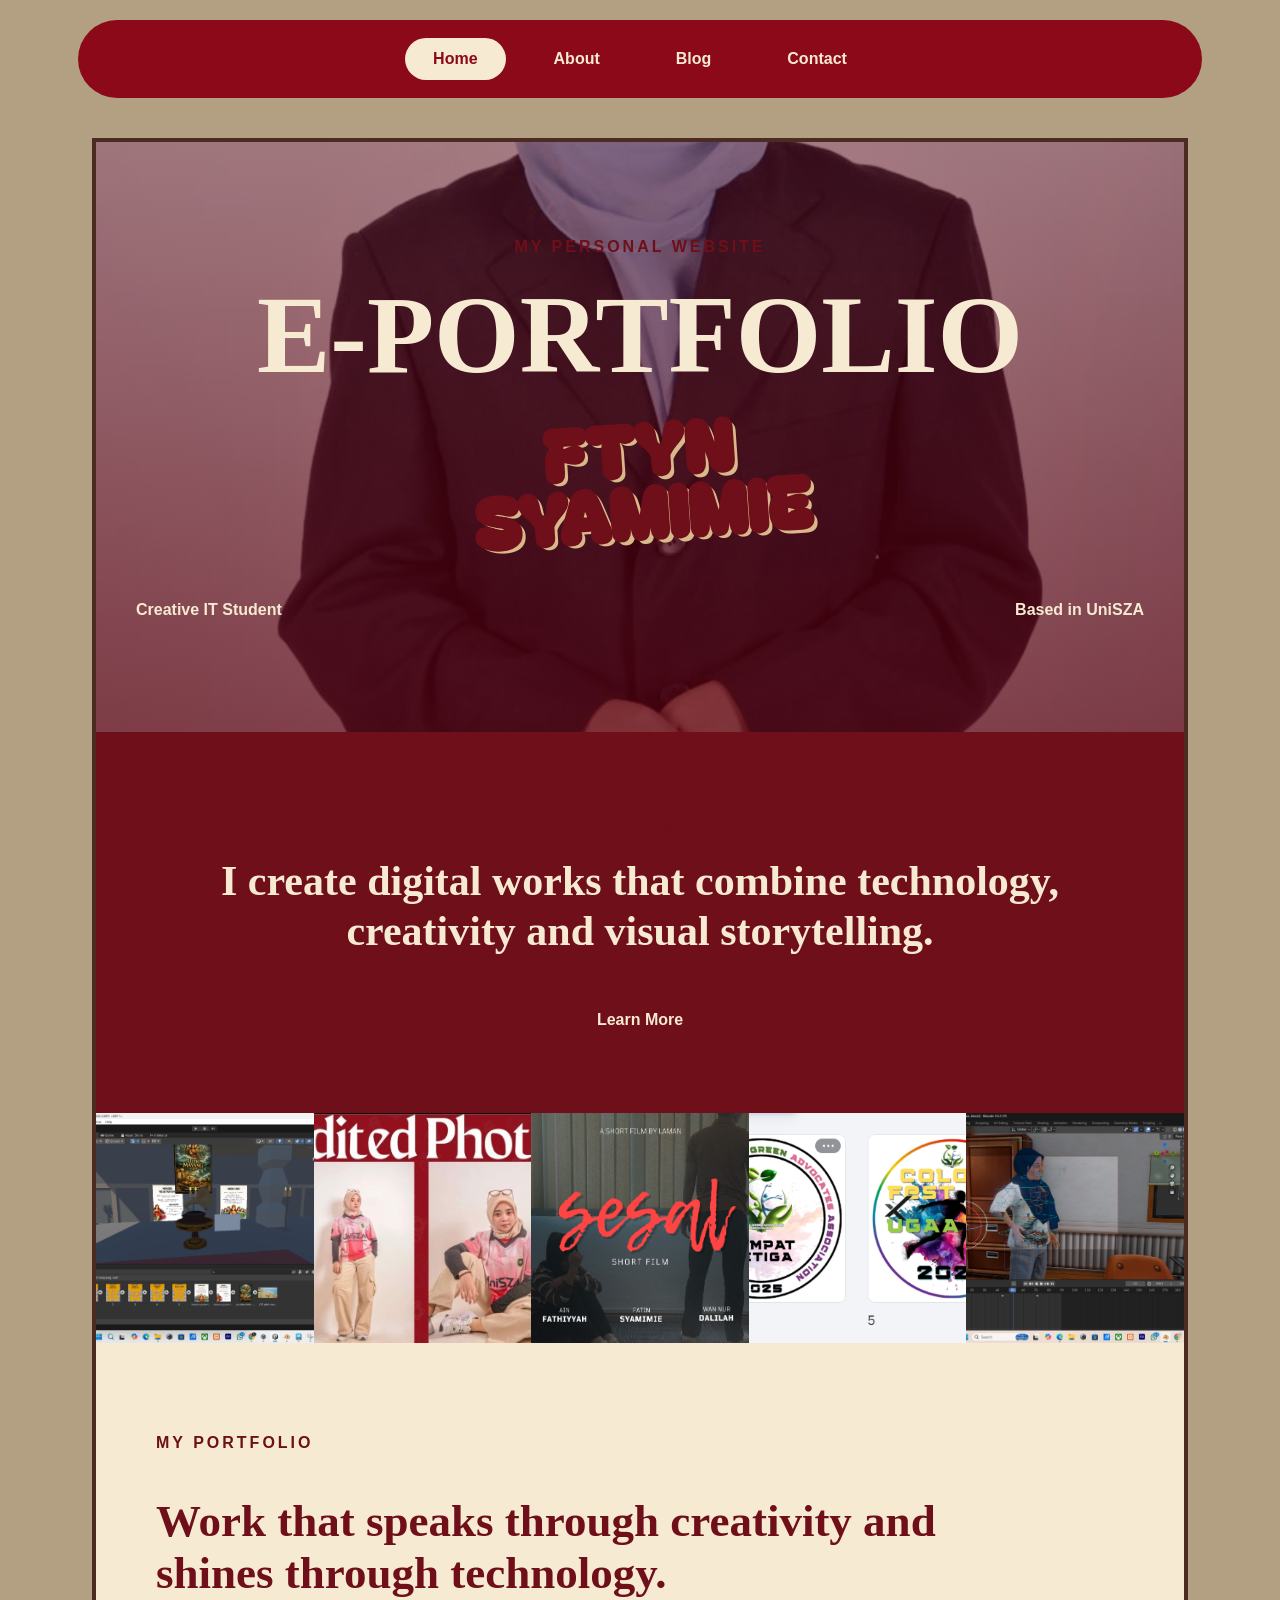
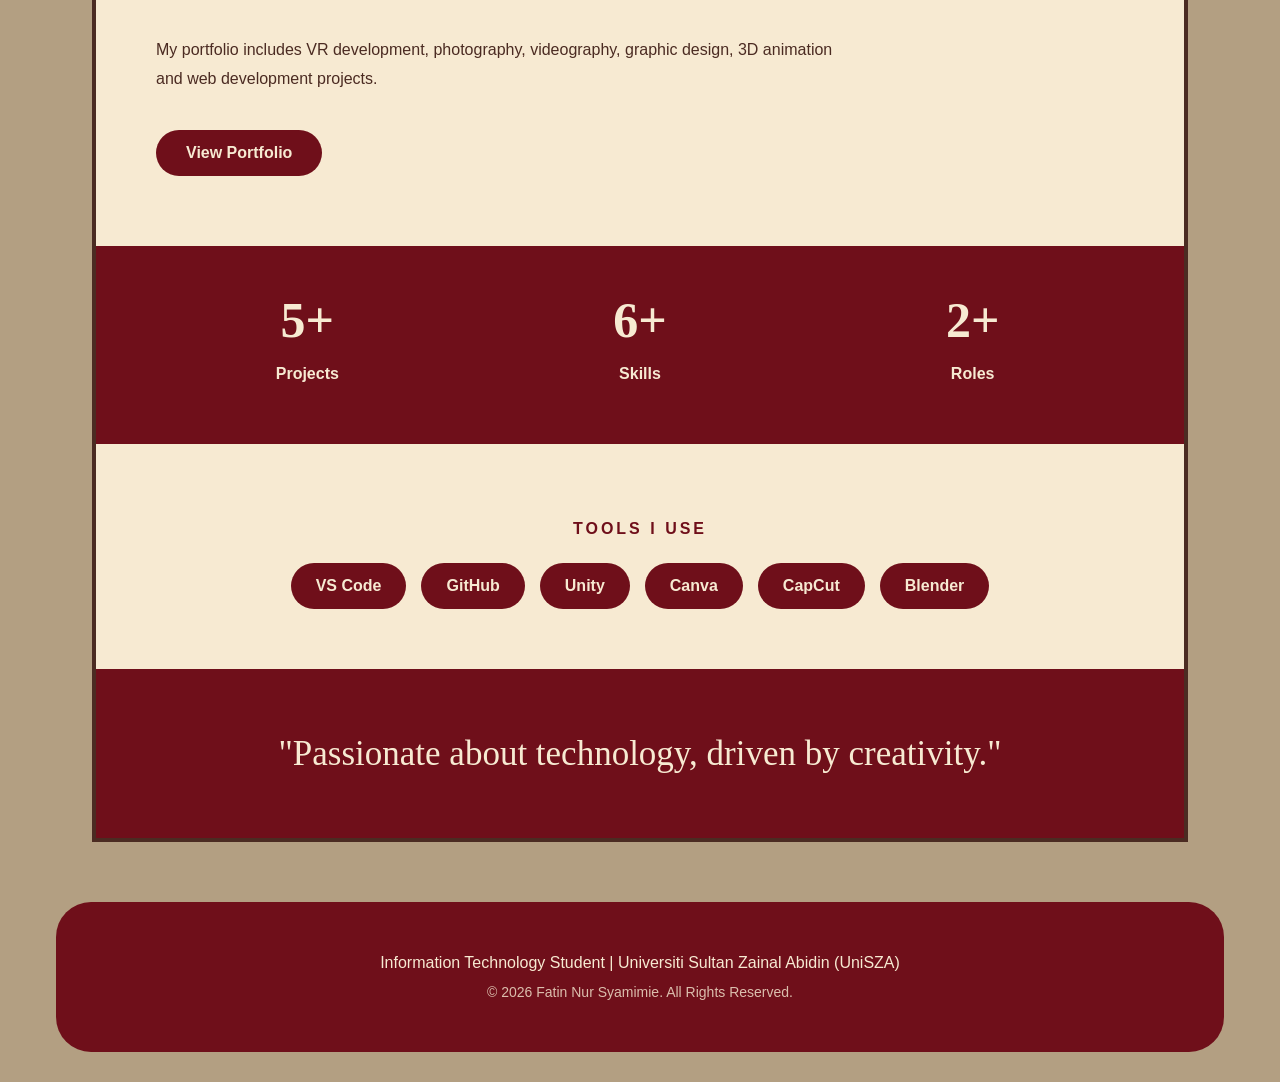
<file: index.html>
<!DOCTYPE html>
<html>
<head>
    <meta charset="UTF-8">
    <meta name="viewport" content="width=device-width, initial-scale=1.0">
    <title>Fatin E-Portfolio</title>
    <link rel="stylesheet" href="style.css">
    <link href="https://fonts.googleapis.com/css2?family=Bagel+Fat+One&display=swap" rel="stylesheet">
</head>

<body>

<nav>
    <a href="index.html" class="active">Home</a>
    <a href="about.html">About</a>
    <a href="blog.html">Blog</a>
    <a href="contact.html">Contact</a>
</nav>

<section class="home-editorial">

    <div class="editorial-hero-box">
        <p class="small-title">MY PERSONAL WEBSITE</p>

        <h1>E-PORTFOLIO</h1>

        <div class="scribble">
            FTYN<br>SYAMIMIE
        </div>

        <div class="hero-info">
            <span>Creative IT Student</span>
            <span>Based in UniSZA</span>
        </div>
    </div>

    <div class="editorial-about-box">
        <p class="small-title">ABOUT ME</p>

        <h2>
            I create digital works that combine technology,
            creativity and visual storytelling.
        </h2>

        <a href="about.html" class="editorial-btn">Learn More</a>
    </div>

    <div class="editorial-gallery">
        <img src="VR project.png" alt="VR Project">
        <img src="photoghrapy.jpeg" alt="Photography">
        <img src="SESAL.png" alt="Videography">
        <img src="graphic.png" alt="Graphic Design">
        <img src="3D Animation.png" alt="3D Animation">
    </div>

    <div class="editorial-portfolio-box">
        <p class="small-title">MY PORTFOLIO</p>

        <h2>
            Work that speaks through creativity
            and shines through technology.
        </h2>

        <p>
            My portfolio includes VR development, photography, videography,
            graphic design, 3D animation and web development projects.
        </p>

        <a href="blog.html" class="editorial-btn">View Portfolio</a>
    </div>

    <div class="editorial-stats">

        <div>
            <h3>5+</h3>
            <p>Projects</p>
        </div>

        <div>
            <h3>6+</h3>
            <p>Skills</p>
        </div>

        <div>
            <h3>2+</h3>
            <p>Roles</p>
        </div>

    </div>

    <div class="editorial-tools">
        <p class="small-title">TOOLS I USE</p>

        <div class="tool-list">
            <span>VS Code</span>
            <span>GitHub</span>
            <span>Unity</span>
            <span>Canva</span>
            <span>CapCut</span>
            <span>Blender</span>
        </div>
    </div>

    <div class="editorial-motto">
        <p>
            "Passionate about technology, driven by creativity."
        </p>
    </div>

</section>

<footer class="footer">
    <p>Information Technology Student | Universiti Sultan Zainal Abidin (UniSZA)</p>

    <p class="copyright">
        © 2026 Fatin Nur Syamimie. All Rights Reserved.
    </p>
</footer>

</body>
</html>
</file>
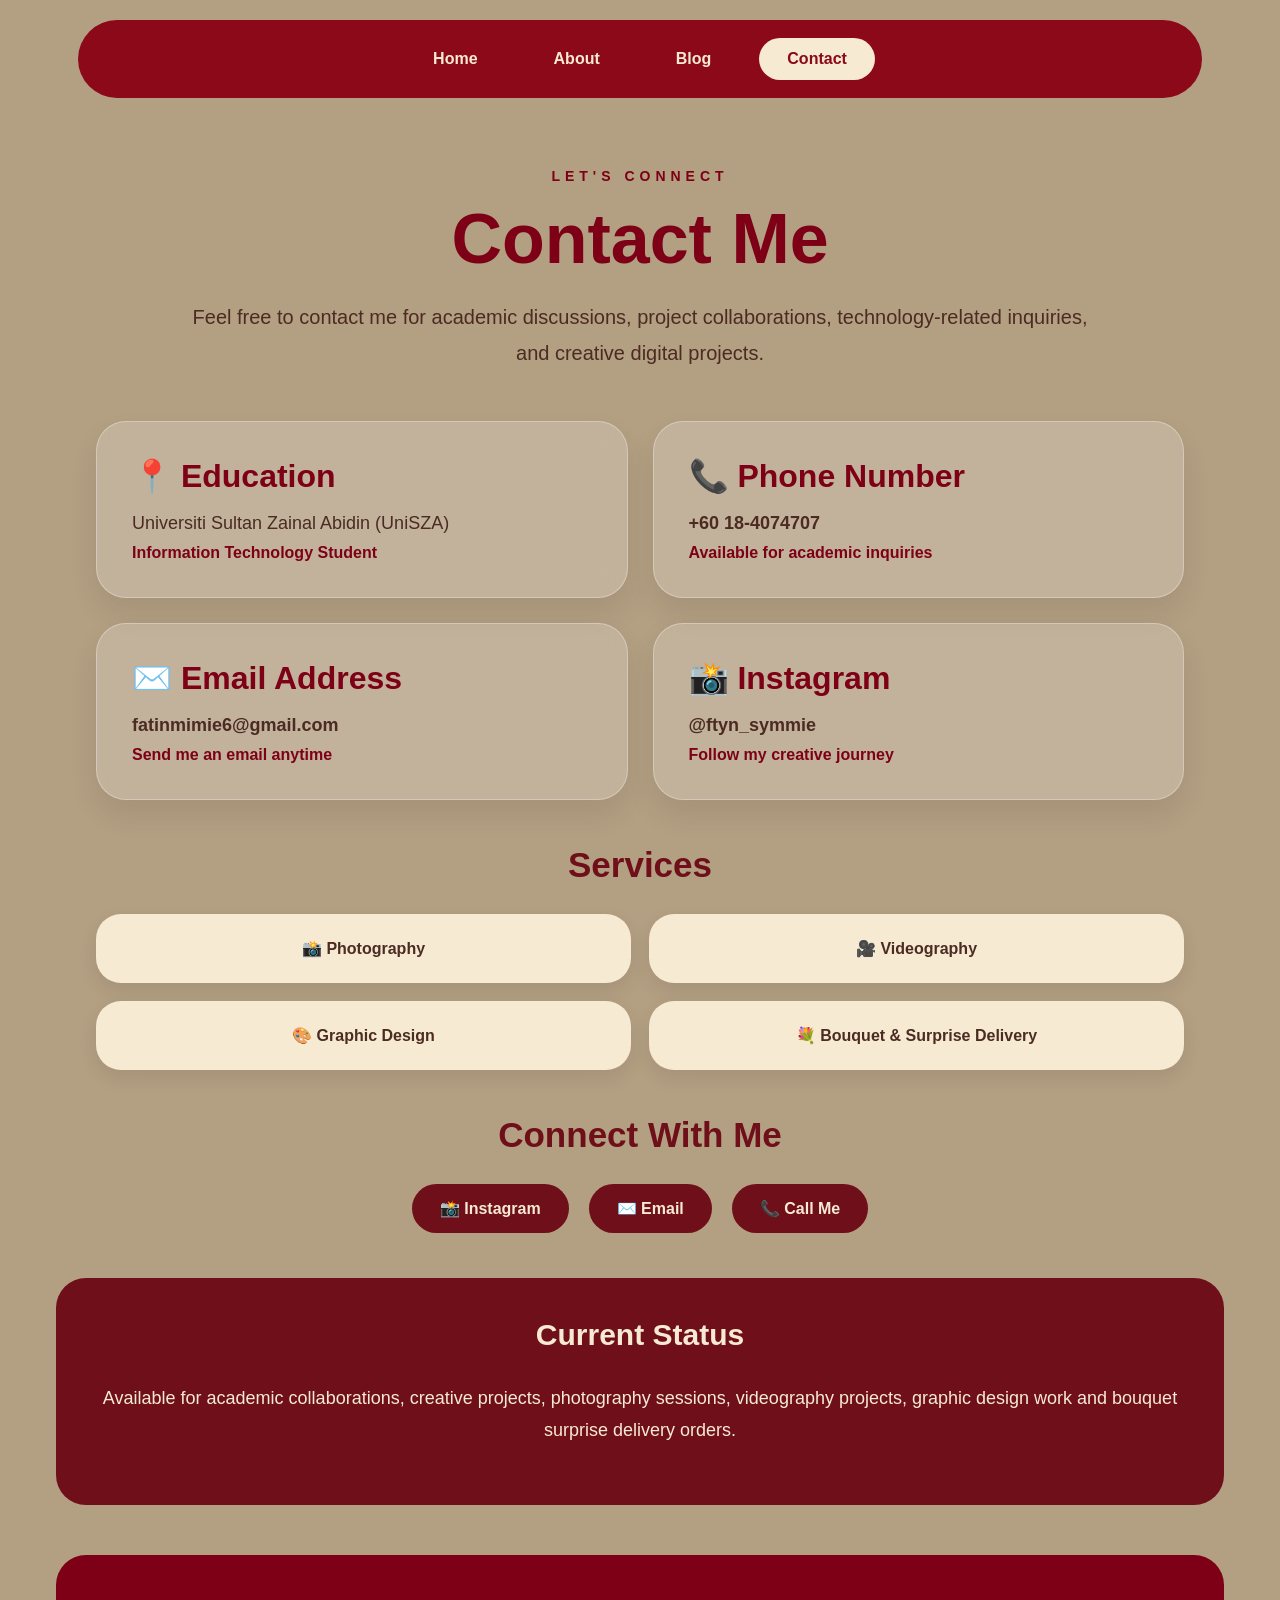
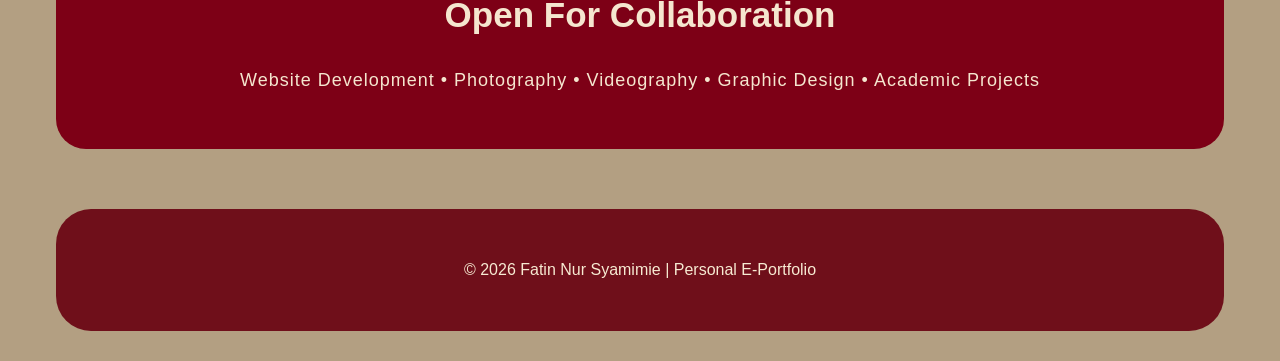
<file: contact.html>
<!DOCTYPE html>
<html>
<head>
    <meta charset="UTF-8">
    <meta name="viewport" content="width=device-width, initial-scale=1.0">

    <title>Contact Me</title>

    <link rel="stylesheet" href="style.css">
</head>

<body>

<nav>
    <a href="index.html">Home</a>
    <a href="about.html">About</a>
    <a href="blog.html">Blog</a>
    <a href="contact.html" class="active">Contact</a>
</nav>

<section class="contact-header">

    <p class="contact-subtitle">LET'S CONNECT</p>

    <h1>Contact Me</h1>

    <p class="contact-description">
        Feel free to contact me for academic discussions,
        project collaborations, technology-related inquiries,
        and creative digital projects.
    </p>

</section>

<section class="contact-boxes">

    <div class="contact-item">
        <h2>📍 Education</h2>
        <p>Universiti Sultan Zainal Abidin (UniSZA)</p>
        <strong>Information Technology Student</strong>
    </div>

    <div class="contact-item">
        <h2>📞 Phone Number</h2>
        <p>
            <a href="tel:+60184074707">
                +60 18-4074707
            </a>
        </p>
        <strong>Available for academic inquiries</strong>
    </div>

    <div class="contact-item">
        <h2>✉️ Email Address</h2>
        <p>
            <a href="mailto:fatinmimie6@gmail.com">
                fatinmimie6@gmail.com
            </a>
        </p>
        <strong>Send me an email anytime</strong>
    </div>

    <div class="contact-item">
        <h2>📸 Instagram</h2>
        <p>
            <a href="https://instagram.com/ftyn_symmie" target="_blank">
                @ftyn_symmie
            </a>
        </p>
        <strong>Follow my creative journey</strong>
    </div>

</section>

<section class="services-section">

    <h2>Services</h2>

    <div class="services-grid">

        <div>📸 Photography</div>
        <div>🎥 Videography</div>
        <div>🎨 Graphic Design</div>
        <div>💐 Bouquet & Surprise Delivery</div>

    </div>

</section>

<section class="social-section">

    <h2>Connect With Me</h2>

    <div class="social-links">

        <a href="https://instagram.com/ftyn_symmie" target="_blank">
            📸 Instagram
        </a>

        <a href="mailto:fatinmimie6@gmail.com">
            ✉️ Email
        </a>

        <a href="tel:+60184074707">
            📞 Call Me
        </a>

    </div>

</section>

<section class="availability">

    <h3>Current Status</h3>

    <p>
        Available for academic collaborations, creative projects,
        photography sessions, videography projects, graphic design work
        and bouquet surprise delivery orders.
    </p>

</section>

<section class="contact-footer">

    <h3>Open For Collaboration</h3>

    <p>
        Website Development • Photography • Videography •
        Graphic Design • Academic Projects
    </p>

</section>

<footer class="footer">

    <p>
        © 2026 Fatin Nur Syamimie | Personal E-Portfolio
    </p>

</footer>

</body>
</html>
</file>
<file: style.css>
body{
    font-family: Arial, sans-serif;
    margin: 0;
    background: #b39f82;
    color: #4b2b22;
}

nav{
    width: 85%;
    margin: 30px auto;
    padding: 18px;
    background: #6f0f1a;
    border-radius: 40px;
    display: flex;
    justify-content: center;
    gap: 45px;
}

nav a{
    color: #f7ead2;
    text-decoration: none;
    font-weight: bold;
}

.hero{
    width: 85%;
    margin: 30px auto;
    background: #ead7b8;
    padding: 35px;
    border-radius: 35px;
    display: grid;
    grid-template-columns: 1fr 1fr;
    gap: 35px;
    align-items: center;
}

.profile-pic{
    width: 100%;
    max-width: 420px;
    border-radius: 25px;
    display: block;
    margin: auto;
}

.hero-content{
    text-align: left;
}

.hero-content h1{
    font-size: 42px;
    color: #6f0f1a;
    margin-bottom: 15px;
}

.hero-content h2{
    font-size: 28px;
    color: #4b2b22;
}

.hero-content p{
    font-size: 17px;
    line-height: 1.8;
    color: #4b2b22;
}

button{
    margin-top: 20px;
    padding: 14px 35px;
    background: #6f0f1a;
    color: #f7ead2;
    border: none;
    border-radius: 25px;
    font-weight: bold;
    cursor: pointer;
}

.section{
    width: 85%;
    margin: 35px auto;
    background: #ead7b8;
    padding: 35px;
    border-radius: 35px;
    text-align: center;
}

.section h2{
    color: #6f0f1a;
    font-size: 32px;
}

.skills{
    display: flex;
    justify-content: center;
    flex-wrap: wrap;
    gap: 15px;
}

.skills div{
    background: #6f0f1a;
    color: #f7ead2;
    padding: 12px 25px;
    border-radius: 30px;
    font-weight: bold;
}

.projects{
    display: grid;
    grid-template-columns: repeat(3, 1fr);
    gap: 25px;
}

.card, .blog-card, .about-box, .contact-item{
    background: #f7ead2;
    color: #4b2b22;
    padding: 25px;
    border-radius: 25px;
    box-shadow: 0 10px 25px rgba(0,0,0,0.15);
}

.card h3, .blog-card h2, .about-box h2, .contact-item h2{
    color: #6f0f1a;
}

.about-aesthetic{
    width: 85%;
    margin: 40px auto 70px;
    background: #ead7b8;
    padding: 45px;
    border-radius: 35px;
}

.about-intro{
    text-align: center;
    max-width: 850px;
    margin: auto;
}

.about-intro h1{
    font-size: 55px;
    color: #6f0f1a;
    margin-bottom: 20px;
}

.about-intro p{
    font-size: 18px;
    line-height: 1.8;
}

.about-grid{
    margin-top: 40px;
    display: grid;
    grid-template-columns: 1.2fr 1fr 1fr;
    gap: 25px;
}

.about-profile{
    position: relative;
    background-image:
        linear-gradient(rgba(0,0,0,0.15), rgba(0,0,0,0.70)),
        url("homepage.jpeg");
    background-size: cover;
    background-position: center;
    min-height: 520px;
    border-radius: 30px;
    overflow: hidden;
    grid-row: span 2;
    display: flex;
    align-items: flex-end;
    box-shadow: 0 12px 25px rgba(0,0,0,0.18);
}

.profile-overlay{
    padding: 35px;
    color: white;
}

.profile-overlay h2{
    font-size: 36px;
    margin-bottom: 10px;
    color: white;
}

.profile-overlay p{
    font-size: 20px;
    margin-bottom: 15px;
    color: white;
}

.profile-overlay span{
    font-weight: bold;
    color: #f7ead2;
}

.about-detail{
    background: #f7ead2;
    color: #4b2b22;
    padding: 30px;
    border-radius: 30px;
    box-shadow: 0 10px 20px rgba(0,0,0,0.10);
}

.about-detail h3{
    color: #6f0f1a;
    font-size: 24px;
    margin-top: 0;
}

.about-detail p{
    line-height: 1.7;
}

@media(max-width: 768px){
    .about-grid{
        grid-template-columns: 1fr;
    }

    .about-profile{
        grid-row: auto;
        min-height: 430px;
    }

    .about-intro h1{
        font-size: 38px;
    }

    .profile-overlay h2{
        font-size: 28px;
    }
}

.blog-section{
    width: 85%;
    margin: 40px auto;
}

.blog-section h1{
    text-align: center;
    font-size: 45px;
    color: #6f0f1a;
    margin-bottom: 35px;
}

.experience-grid{
    display: grid;
    grid-template-columns: repeat(2, 1fr);
    gap: 28px;
}

.experience-card{
    background: #ead7b8;
    color: #4b2b22;
    border-radius: 30px;
    padding: 20px;
    box-shadow: 0 12px 25px rgba(0,0,0,0.18);
}

.experience-card img{
    width: 100%;
    height: 260px;
    object-fit: cover;
    border-radius: 24px;
}

.experience-card h2{
    color: #6f0f1a;
    font-size: 24px;
    margin: 20px 0 10px;
}

.experience-card p{
    line-height: 1.7;
    font-size: 15px;
}

.experience-card::after{
    content: "";
    display: block;
    width: 80px;
    height: 6px;
    background: #6f0f1a;
    border-radius: 20px;
    margin-top: 18px;
}

.video-btn{
    display: inline-block;
    margin-top: 15px;
    padding: 12px 22px;
    background: #6f0f1a;
    color: #f7ead2;
    text-decoration: none;
    border-radius: 25px;
    font-weight: bold;
}

.video-btn:hover{
    background: #4d0911;
}

@media(max-width: 768px){
    .experience-grid{
        grid-template-columns: 1fr;
    }
}
/* CONTACT PAGE */

.contact-header{
    text-align: center;
    max-width: 900px;
    margin: 70px auto 50px;
}

.contact-subtitle{
    color: #7d0016;
    letter-spacing: 5px;
    font-weight: bold;
    font-size: 14px;
}

.contact-header h1{
    font-size: 70px;
    color: #7d0016;
    margin: 15px 0;
}

.contact-description{
    font-size: 20px;
    line-height: 1.8;
    color: #4b2b22;
}

.contact-boxes{
    width: 85%;
    margin: auto;

    display: grid;
    grid-template-columns: repeat(2, 1fr);

    gap: 25px;
}

.contact-item{
    background: rgba(255,255,255,0.20);

    backdrop-filter: blur(10px);

    border: 1px solid rgba(255,255,255,0.3);

    padding: 35px;

    border-radius: 30px;

    box-shadow: 0 15px 30px rgba(0,0,0,0.08);

    transition: 0.4s;
}

.contact-item:hover{
    transform: translateY(-8px);
}

.contact-item h2{
    color: #7d0016;
    margin-top: 0;
    margin-bottom: 15px;
    font-size: 32px;
}

.contact-item p{
    font-size: 18px;
    margin-bottom: 10px;
}

.contact-item a{
    text-decoration: none;
    color: #4b2b22;
    font-weight: bold;
}

.contact-item strong{
    color: #7d0016;
}

.contact-footer{
    width: 85%;

    margin: 50px auto;

    background: #7d0016;

    color: #f5e6cf;

    text-align: center;

    padding: 40px;

    border-radius: 30px;
}

.contact-footer h3{
    margin-top: 0;
    font-size: 35px;
}

.contact-footer p{
    font-size: 18px;
    letter-spacing: 1px;
}

.footer{
    text-align: center;
    padding: 25px;
    color: #4b2b22;
}

@media(max-width:768px){

    .contact-boxes{
        grid-template-columns: 1fr;
    }

    .contact-header h1{
        font-size: 45px;
    }
}
.home-clean{
    width: 85%;
    margin: 45px auto;
    padding: 80px 30px;
    background: #ead7b8;
    border-radius: 35px;
    text-align: center;
}

.small-title{
    text-transform: uppercase;
    letter-spacing: 3px;
    color: #6f0f1a;
    font-weight: bold;
}

.home-clean h1{
    font-size: 60px;
    color: #6f0f1a;
    margin: 20px 0 10px;
}

.home-tagline{
    font-weight: bold;
    color: #4b2b22;
}

.scribble{
    font-size: 80px;
    color: transparent;
    -webkit-text-stroke: 2px #6f0f1a;
    font-weight: bold;
    margin: 30px 0;
    transform: rotate(-5deg);
}

.home-desc{
    max-width: 750px;
    margin: auto;
    line-height: 1.8;
}

.home-links{
    margin-top: 40px;
    display: flex;
    justify-content: center;
    gap: 25px;
    flex-wrap: wrap;
}

.home-links a{
    width: 140px;
    height: 140px;

    background: #6f0f1a;
    color: #f7ead2;

    text-decoration: none;
    font-weight: bold;
    font-size: 22px;

    border-radius: 50%;

    display: flex;
    align-items: center;
    justify-content: center;

    transition: 0.3s ease;
    box-shadow: 0 8px 20px rgba(0,0,0,0.15);
}

.home-links a:hover{
    transform: translateY(-8px) scale(1.05);
    background: #8a1020;
}
.scribble{
    font-family: 'Bagel Fat One', cursive;
    font-size: 45px;
    line-height: 0.9;
    color: #0b7a3b;
    letter-spacing: 1px;
    text-transform: uppercase;
    text-shadow: 2px 2px 0 #f4e2b8;
}

/* NEW HOMEPAGE STYLE */

.home-clean{
    width: 85%;
    margin: 45px auto;
    padding: 70px 50px;
    background: #f7ead2;
    border-radius: 25px;
    text-align: center;
    border: 4px solid #4b2b22;
}

.small-title{
    text-transform: uppercase;
    letter-spacing: 3px;
    font-weight: bold;
    color: #6f0f1a;
}

.home-clean h1{
    font-size: 90px;
    color: #6f0f1a;
    margin: 20px 0;
    font-family: Georgia, serif;
}

.home-tagline{
    font-weight: bold;
    color: #4b2b22;
    margin-bottom: 30px;
}

.scribble{
    font-family: 'Bagel Fat One', cursive;
    font-size: 70px;
    line-height: 0.9;
    color: #6f0f1a;
    text-shadow: 4px 4px 0 #d8b98b;
    transform: rotate(-4deg);
    margin: 30px 0;
}

.home-desc{
    max-width: 760px;
    margin: 30px auto;
    line-height: 1.8;
    font-size: 18px;
}

.home-links{
    margin-top: 40px;
    display: flex;
    justify-content: center;
    gap: 25px;
    flex-wrap: wrap;
}

.home-links a{
    width: 170px;
    height: 170px;

    background: rgba(111, 15, 26, 0.65);

    color: #f7ead2;
    text-decoration: none;
    font-weight: bold;
    font-size: 24px;

    border-radius: 50%;

    display: flex;
    align-items: center;
    justify-content: center;

    backdrop-filter: blur(12px);
    -webkit-backdrop-filter: blur(12px);

    border: 1px solid rgba(255,255,255,0.15);

    box-shadow: 0 12px 30px rgba(0,0,0,0.15);

    transition: all 0.3s ease;
}

.home-links a:hover{
    background: rgba(111, 15, 26, 0.85);
    transform: translateY(-10px) scale(1.05);
}

.section{
    border-radius: 25px;
    border: 3px solid #4b2b22;
}

.quote{
    font-family: Georgia, serif;
    font-size: 26px;
}

nav{
    background: #8b0919;
    width: 85%;
    margin: 20px auto;
    padding: 18px;
    border-radius: 50px;
    display: flex;
    justify-content: center;
    gap: 20px;
}

nav a{
    color: #f7ead2;
    text-decoration: none;
    font-weight: bold;
    padding: 12px 28px;
    border-radius: 30px;
    transition: 0.3s;
}

nav a:hover{
    background: #f7ead2;
    color: #8b0919;
}

/* Page aktif */
nav a.active{
    background: #f7ead2;
    color: #8b0919;
}

/* FOOTER */

.footer{
    width: 85%;
    margin: 60px auto 30px;
    background: #6f0f1a;
    color: #f7ead2;

    text-align: center;

    padding: 40px;
    border-radius: 35px;
}

.footer h3{
    margin: 0;
    font-size: 28px;
}

.footer p{
    margin: 12px 0;
}

.footer-links{
    margin: 25px 0;
}

.footer-links a{
    color: #f7ead2;
    text-decoration: none;
    margin: 0 15px;
    font-weight: bold;
}

.footer-links a:hover{
    text-decoration: underline;
}

.copyright{
    margin-top: 25px;
    opacity: 0.8;
    font-size: 14px;
}

.quote-section{
    margin: 80px auto;
    text-align: center;
}

.quote-text{
    font-size: 28px;
    font-style: italic;
    color: #7d0016;
    max-width: 800px;
    margin: auto;
    line-height: 1.8;
}

.modal{
    display: none;
    position: fixed;
    z-index: 999;
    left: 0;
    top: 0;
    width: 100%;
    height: 100%;
    background: rgba(0,0,0,0.55);
    justify-content: center;
    align-items: center;
}

.modal-content{
    background: #f7ead2;
    color: #4b2b22;
    width: 55%;
    max-width: 700px;
    padding: 40px;
    border-radius: 30px;
    position: relative;
}

.close{
    position: absolute;
    top: 15px;
    right: 25px;
    font-size: 35px;
    color: #6f0f1a;
    cursor: pointer;
}

.experience-card{
    cursor: pointer;
    transition: 0.4s;
    position: relative;
}

.experience-card:hover{
    transform: translateY(-10px);
    box-shadow: 0 20px 40px rgba(0,0,0,0.15);
}

.view-project{
    margin-top: 20px;

    color: #7d0016;

    font-weight: bold;

    letter-spacing: 1px;

    transition: 0.3s;
}

.experience-card:hover .view-project{
    transform: translateX(8px);
}

.popup-gallery{
    display: grid;
    grid-template-columns: repeat(3, 1fr);
    gap: 10px;

    margin: 20px 0;
}

.popup-gallery img{
    width: 100%;
    height: 150px;

    object-fit: cover;

    border-radius: 15px;

    transition: 0.3s;
}

.popup-gallery img:hover{
    transform: scale(1.05);
}

.about-extra{
    margin-top: 50px;
}

.extra-card{
    background: #f7ead2;
    border-radius: 30px;
    overflow: hidden;
    margin-bottom: 30px;
    box-shadow: 0 10px 25px rgba(0,0,0,0.08);
}

.extra-card img{
    width: 100%;
    height: 350px;
    object-fit: cover;
    display: block;
}

.extra-text{
    padding: 30px;
}

.extra-text h2{
    color: #6f0f1a;
    font-size: 32px;
    margin-bottom: 15px;
}

.extra-text p{
    color: #4b2b22;
    line-height: 1.8;
    font-size: 17px;
}

.main-extra-img{
    width: 100%;
    height: 350px;
    object-fit: cover;
    display: block;
}

.mini-gallery{
    display: flex;
    gap: 10px;
    padding: 15px;
    background: #f7ead2;
}

.mini-gallery{
    display: flex;
    gap: 15px;
    padding: 20px;
    background: #f7ead2;
}

.mini-gallery img{
    width: 31%;
    aspect-ratio: 3 / 4;

    object-fit: cover;

    border-radius: 18px;

    box-shadow: 0 5px 15px rgba(0,0,0,0.12);

    transition: 0.3s;
}

.mini-gallery img:hover{
    transform: scale(1.05);

}

.mini-gallery img:hover{
    transform: scale(1.05);
}

.business-contact{
    margin-top: 30px;

    display: flex;
    justify-content: center;
    gap: 25px;

    flex-wrap: wrap;
}

.contact-box{
    background: #fff8ee;

    min-width: 220px;

    padding: 18px 25px;

    border-radius: 20px;

    text-align: center;

    box-shadow: 0 8px 20px rgba(0,0,0,0.08);

    transition: 0.3s;
}

.contact-box:hover{
    transform: translateY(-5px);
}

.contact-box span{
    display: block;

    color: #6f0f1a;

    font-weight: bold;

    margin-bottom: 8px;
}

.contact-box a{
    text-decoration: none;

    color: #4b2b22;

    font-weight: bold;
}

/* EDITORIAL HOMEPAGE STYLE */

.editorial-home{
    width: 85%;
    margin: 40px auto;
    background: #f7ead2;
    color: #4b2b22;
    border: 4px solid #4b2b22;
    overflow: hidden;
}

.top-bar{
    display: flex;
    justify-content: space-between;
    align-items: center;
    padding: 18px 25px;
    background: #f7ead2;
}

.top-bar h3{
    margin: 0;
    color: #4b2b22;
    letter-spacing: 1px;
}

.editorial-nav a{
    color: #4b2b22;
    text-decoration: none;
    margin-left: 25px;
    font-weight: bold;
    font-size: 14px;
}

.editorial-nav a.active{
    color: #7d0016;
}

.editorial-hero{
    min-height: 420px;
    background:
        linear-gradient(rgba(80,0,15,0.45), rgba(80,0,15,0.65)),
        url("homepage.jpeg");
    background-size: cover;
    background-position: center;
    position: relative;
    text-align: center;
    display: flex;
    justify-content: center;
    align-items: center;
}

.editorial-hero h1{
    font-family: Georgia, serif;
    font-size: 110px;
    color: #f7ead2;
    margin: 0;
    line-height: 0.9;
}

.hero-badge{
    position: absolute;
    background: rgba(247,234,210,0.9);
    color: #7d0016;
    padding: 18px 25px;
    border-radius: 8px;
    font-family: 'Bagel Fat One', cursive;
    font-size: 24px;
    transform: rotate(-5deg);
}

.hero-bottom{
    position: absolute;
    bottom: 25px;
    width: 85%;
    display: flex;
    justify-content: space-between;
    color: #f7ead2;
    font-weight: bold;
}

.editorial-about{
    background: #6f0f1a;
    color: #f7ead2;
    text-align: center;
    padding: 70px 40px;
}

.editorial-about h2{
    max-width: 850px;
    margin: 20px auto;
    font-family: Georgia, serif;
    font-size: 42px;
    line-height: 1.2;
}

.editorial-gallery{
    display: grid;
    grid-template-columns: repeat(5, 1fr);
}

.editorial-gallery img{
    width: 100%;
    height: 230px;
    object-fit: cover;
}

.editorial-portfolio{
    padding: 70px 60px;
    background: #f7ead2;
}

.editorial-portfolio h2{
    color: #6f0f1a;
    font-family: Georgia, serif;
    font-size: 45px;
    max-width: 750px;
}

.editorial-portfolio p{
    max-width: 650px;
    line-height: 1.8;
}

.editorial-btn{
    display: inline-block;
    margin-top: 20px;
    padding: 14px 30px;
    background: #6f0f1a;
    color: #f7ead2;
    text-decoration: none;
    border-radius: 30px;
    font-weight: bold;
}

@media(max-width: 768px){
    .top-bar{
        flex-direction: column;
        gap: 15px;
    }

    .editorial-nav a{
        margin: 8px;
    }

    .editorial-hero h1{
        font-size: 55px;
    }

    .editorial-about h2,
    .editorial-portfolio h2{
        font-size: 30px;
    }

    .editorial-gallery{
        grid-template-columns: 1fr;
    }

    .hero-bottom{
        flex-direction: column;
        gap: 10px;
    }
}

.home-editorial{
    width: 85%;
    margin: 40px auto;
    background: #f7ead2;
    border: 4px solid #4b2b22;
    overflow: hidden;
}

.editorial-hero-box{
    min-height: 430px;
    background:
        linear-gradient(rgba(90,0,15,0.45), rgba(90,0,15,0.7)),
        url("homepage.jpeg");
    background-size: cover;
    background-position: center;
    text-align: center;
    padding: 80px 40px;
    color: #f7ead2;
    position: relative;
}

.editorial-hero-box h1{
    font-family: Georgia, serif;
    font-size: 110px;
    line-height: 0.9;
    margin: 30px 0;
    color: #f7ead2;
}

.hero-info{
    display: flex;
    justify-content: space-between;
    margin-top: 60px;
    font-weight: bold;
}

.editorial-about-box{
    background: #6f0f1a;
    color: #f7ead2;
    text-align: center;
    padding: 70px 40px;
}

.editorial-about-box h2{
    max-width: 850px;
    margin: 20px auto;
    font-family: Georgia, serif;
    font-size: 42px;
    line-height: 1.2;
    color: #f7ead2;
}

.editorial-gallery{
    display: grid;
    grid-template-columns: repeat(5, 1fr);
}

.editorial-gallery img{
    width: 100%;
    height: 230px;
    object-fit: cover;
}

.editorial-portfolio-box{
    padding: 70px 60px;
    background: #f7ead2;
}

.editorial-portfolio-box h2{
    color: #6f0f1a;
    font-family: Georgia, serif;
    font-size: 45px;
    max-width: 800px;
}

.editorial-portfolio-box p{
    max-width: 700px;
    line-height: 1.8;
}

.editorial-btn{
    display: inline-block;
    margin-top: 20px;
    padding: 14px 30px;
    background: #6f0f1a;
    color: #f7ead2;
    text-decoration: none;
    border-radius: 30px;
    font-weight: bold;
}

@media(max-width: 768px){
    .editorial-hero-box h1{
        font-size: 55px;
    }

    .editorial-about-box h2,
    .editorial-portfolio-box h2{
        font-size: 30px;
    }

    .editorial-gallery{
        grid-template-columns: 1fr;
    }

    .hero-info{
        flex-direction: column;
        gap: 10px;
    }
}

.editorial-stats{
    background: #6f0f1a;
    color: #f7ead2;
    display: grid;
    grid-template-columns: repeat(3, 1fr);
    text-align: center;
    padding: 45px;
}

.editorial-stats h3{
    font-size: 50px;
    margin: 0;
    font-family: Georgia, serif;
}

.editorial-stats p{
    font-weight: bold;
}

.editorial-tools{
    background: #f7ead2;
    text-align: center;
    padding: 60px 40px;
}

.tool-list{
    display: flex;
    justify-content: center;
    flex-wrap: wrap;
    gap: 15px;
    margin-top: 25px;
}

.tool-list span{
    background: #6f0f1a;
    color: #f7ead2;
    padding: 14px 25px;
    border-radius: 30px;
    font-weight: bold;
}

.editorial-motto{
    background: #6f0f1a;
    color: #f7ead2;
    text-align: center;
    padding: 60px 40px;
}

.editorial-motto p{
    font-family: Georgia, serif;
    font-size: 35px;
    max-width: 800px;
    margin: auto;
    line-height: 1.4;
}

@media(max-width: 768px){
    .editorial-stats{
        grid-template-columns: 1fr;
        gap: 25px;
    }

    .editorial-motto p{
        font-size: 26px;
    }
}

.social-section,
.services-section,
.availability{
    width: 85%;
    margin: 45px auto;
    text-align: center;
}

.social-section h2,
.services-section h2{
    color: #6f0f1a;
    font-size: 35px;
}

.social-links{
    display: flex;
    justify-content: center;
    gap: 20px;
    flex-wrap: wrap;
    margin-top: 25px;
}

.social-links a{
    background: #6f0f1a;
    color: #f7ead2;
    padding: 15px 28px;
    border-radius: 30px;
    text-decoration: none;
    font-weight: bold;
}

.services-grid{
    display: grid;
    grid-template-columns: repeat(2,1fr);
    gap: 18px;
    margin-top: 25px;
}

.services-grid div{
    background: #f7ead2;
    color: #4b2b22;
    padding: 25px;
    border-radius: 25px;
    font-weight: bold;
    box-shadow: 0 8px 20px rgba(0,0,0,0.08);
}

.availability{
    background: #6f0f1a;
    color: #f7ead2;
    padding: 40px;
    border-radius: 30px;
}

.availability h3{
    font-size: 30px;
    margin-top: 0;
}

.availability p{
    font-size: 18px;
    line-height: 1.8;
}

@media(max-width:768px){
    .services-grid{
        grid-template-columns: 1fr;
    }
}
</file>
